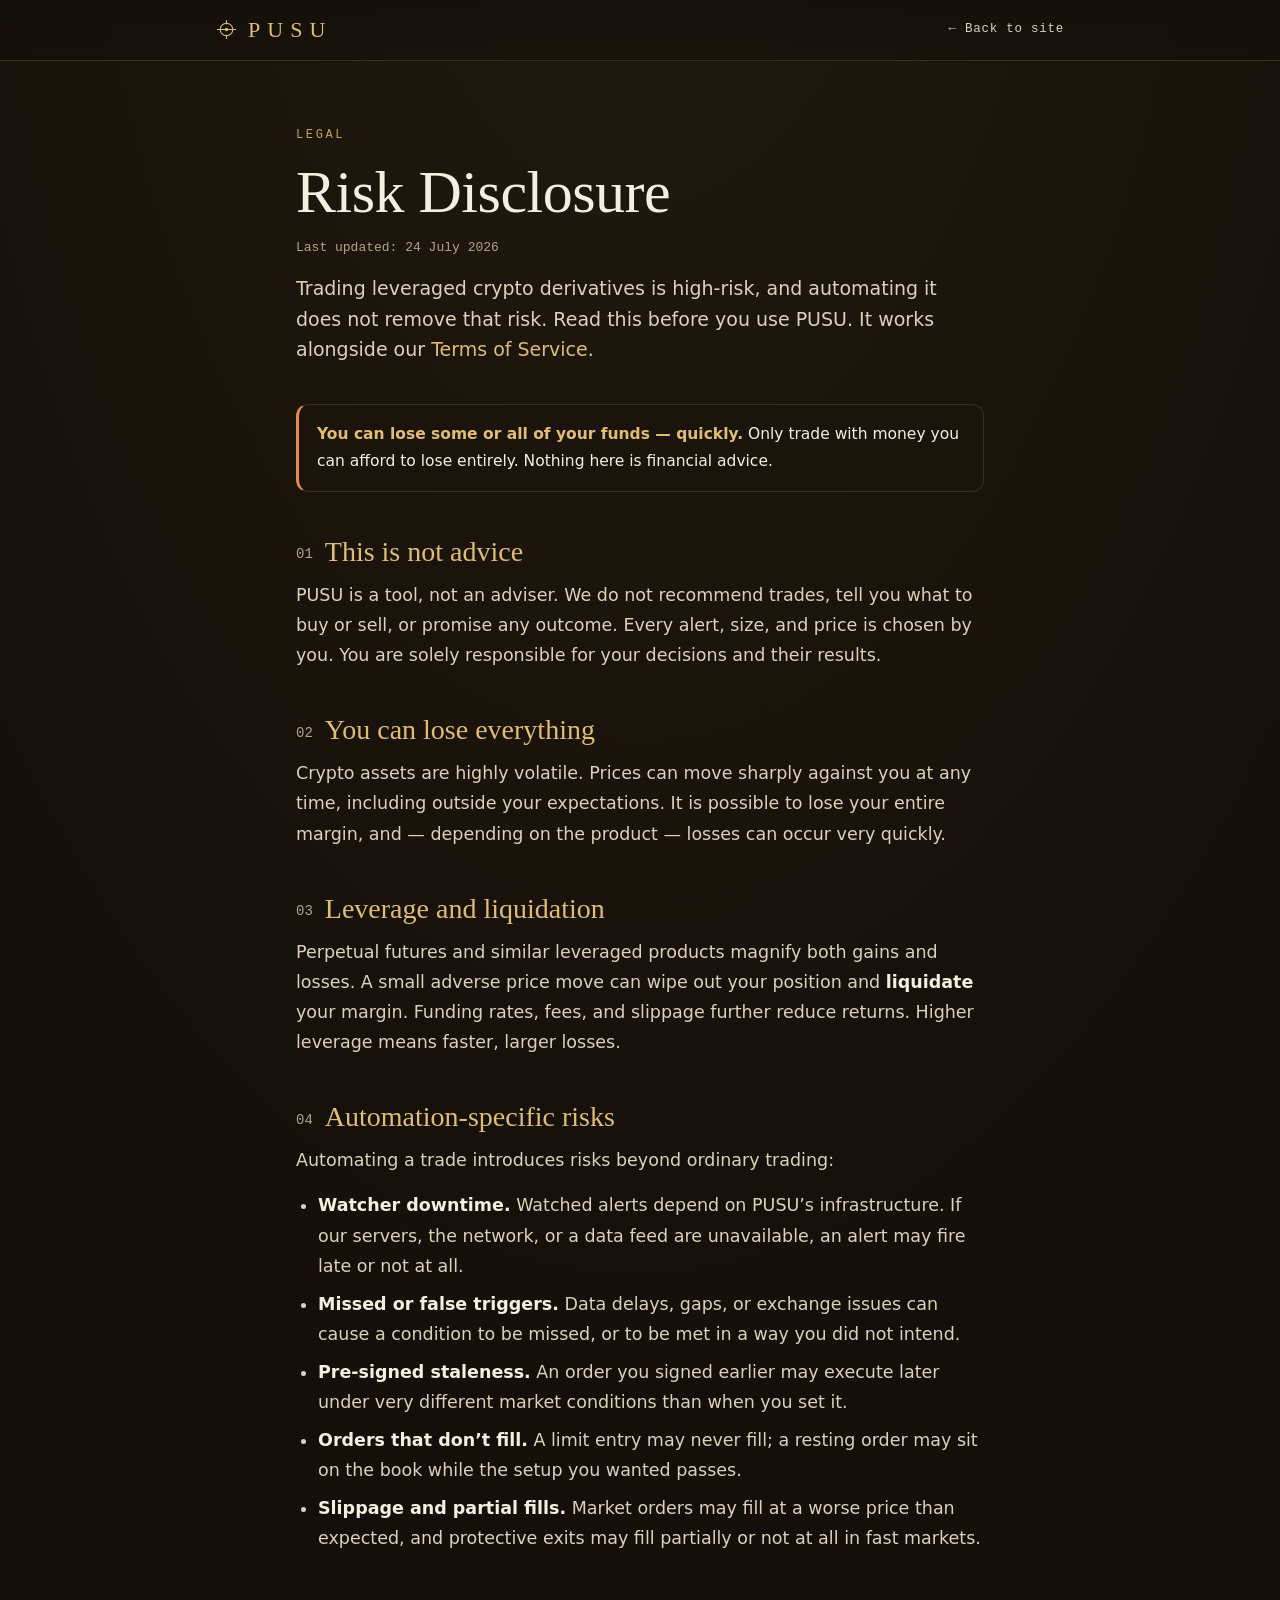
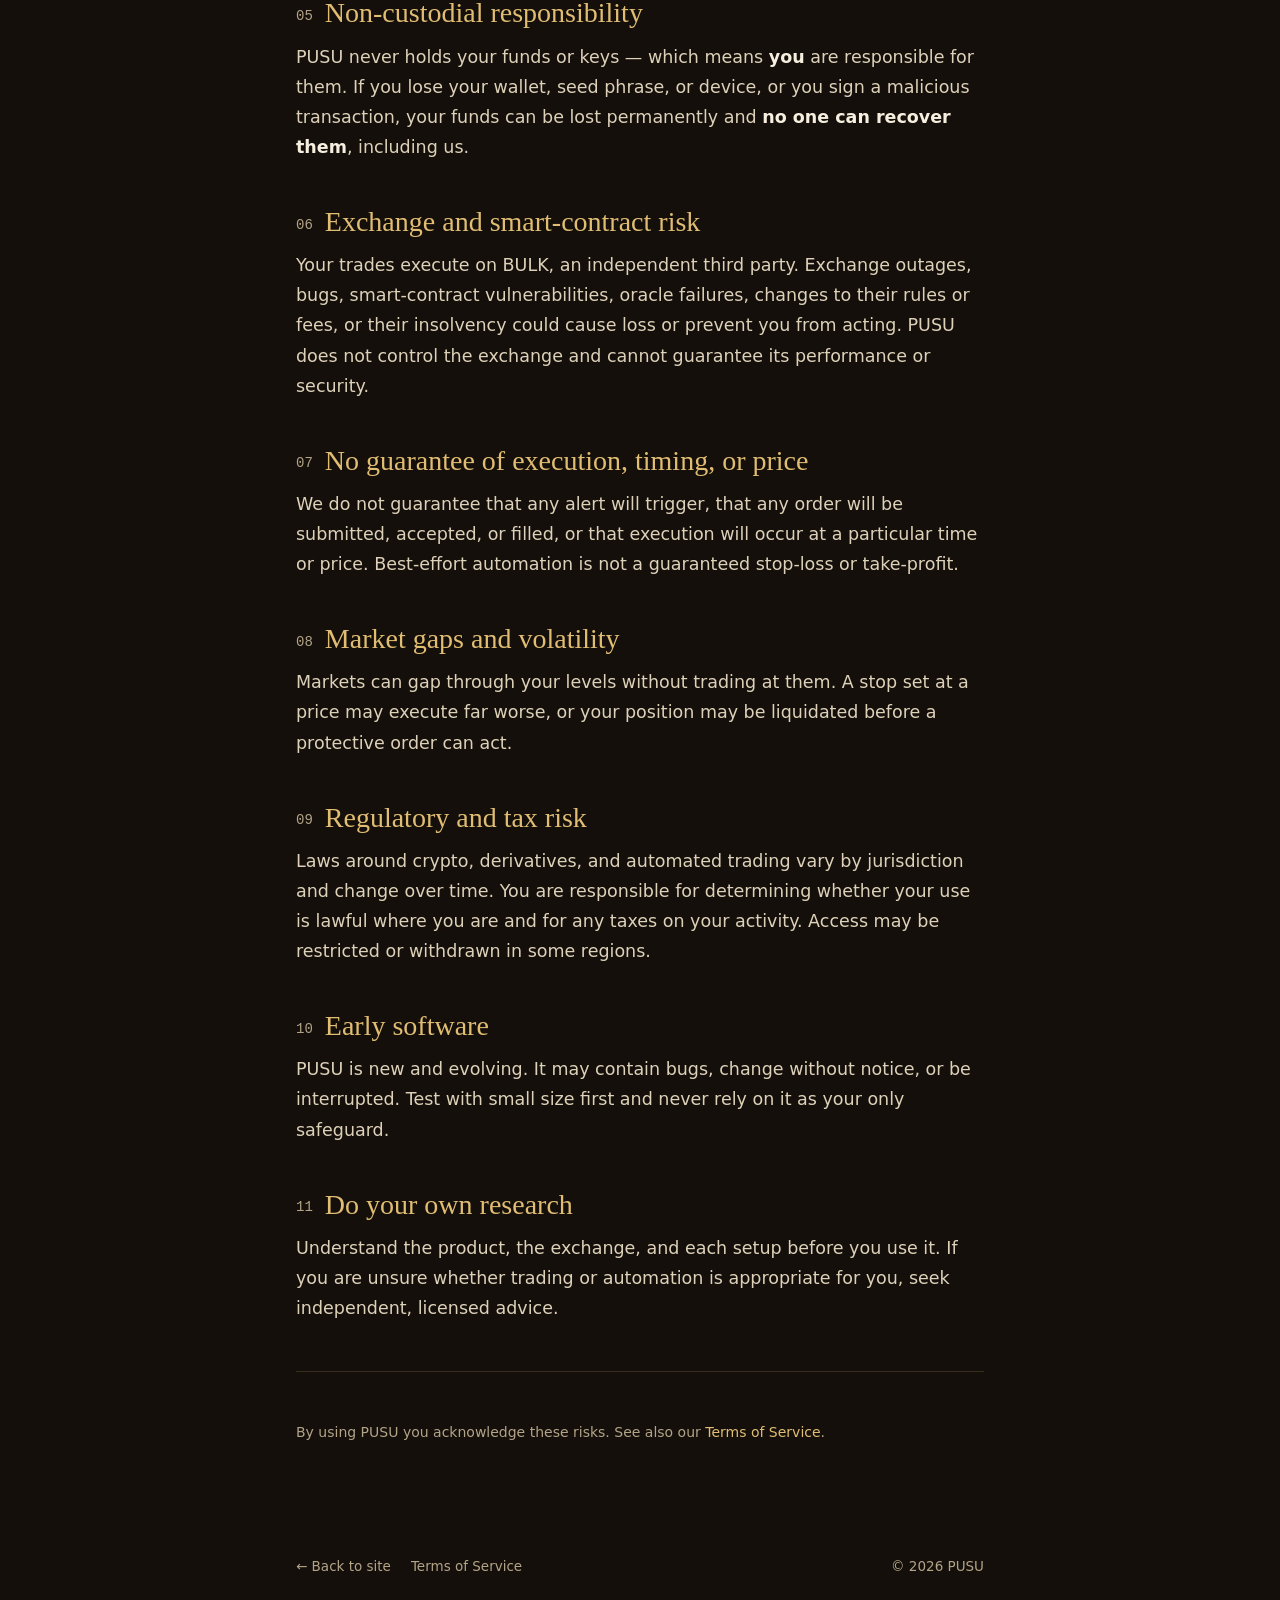
<file: pusu-landing/risk.html>
<!doctype html>
<html lang="en">
<head>
<meta charset="utf-8">
<meta name="viewport" content="width=device-width, initial-scale=1">
<meta name="robots" content="index,follow">
<meta name="description" content="PUSU Risk Disclosure — the material risks of trading and of using automated, non-custodial tools on BULK.">
<meta name="theme-color" content="#140f0a">
<link rel="icon" type="image/svg+xml" href="[data-uri]">
<title>Risk Disclosure — PUSU</title>
<style>
  *{margin:0;padding:0;box-sizing:border-box;}
  :root{
    --bg:#140f0a; --bg2:#1b140d; --ink:#f6efe0; --ink-soft:#ddd1b9; --muted:#b3a488;
    --gold:#cba24e; --gold-hi:#e0bd72; --line:#3a2e1f; --warn:#e08a4e;
    --serif:"Instrument Serif","Iowan Old Style","Palatino Linotype",Georgia,serif;
    --mono:"SF Mono","Cascadia Code",ui-monospace,monospace;
    --sans:system-ui,-apple-system,"Segoe UI",Roboto,sans-serif;
  }
  html{scroll-behavior:smooth;}
  body{
    background:radial-gradient(120% 90% at 50% -10%, rgba(203,162,78,.08), transparent 60%), var(--bg);
    color:var(--ink-soft); font-family:var(--sans); font-size:17.5px; line-height:1.72;
    font-weight:420; -webkit-font-smoothing:antialiased; text-rendering:optimizeLegibility;
  }
  a{color:var(--gold-hi); text-decoration:none;}
  a:hover{text-decoration:underline;}
  .nav{
    position:sticky; top:0; z-index:10; backdrop-filter:blur(12px);
    background:linear-gradient(180deg,rgba(20,15,10,.85),rgba(20,15,10,.5));
    border-bottom:1px solid var(--line);
  }
  .nav-in{max-width:900px; margin:0 auto; padding:0 26px; height:60px; display:flex; align-items:center; justify-content:space-between;}
  .brand{font-family:var(--serif); font-size:22px; letter-spacing:.32em; color:var(--gold-hi); display:inline-flex; align-items:center; gap:11px;}
  .brand svg{width:21px; height:21px;}
  .back{font-family:var(--mono); font-size:12.5px; letter-spacing:.06em; color:var(--ink-soft);}
  main{max-width:740px; margin:0 auto; padding:64px 26px 96px;}
  .eyebrow{font-family:var(--mono); font-size:12px; letter-spacing:.22em; text-transform:uppercase; color:var(--gold); margin-bottom:16px;}
  h1{font-family:var(--serif); font-weight:400; font-size:clamp(40px,7vw,60px); line-height:1.02; color:var(--ink); margin-bottom:14px; letter-spacing:-.5px;}
  .updated{font-family:var(--mono); font-size:13px; color:var(--muted); margin-bottom:14px;}
  .lede{font-size:19px; color:var(--ink-soft); line-height:1.6; margin-bottom:40px;}
  .note{
    background:var(--bg2); border:1px solid var(--line); border-left:3px solid var(--warn);
    border-radius:12px; padding:16px 18px; margin-bottom:44px; color:var(--ink); font-size:15.5px;
  }
  .note strong{color:var(--gold-hi);}
  h2{font-family:var(--serif); font-weight:400; font-size:28px; color:var(--gold-hi); margin:44px 0 12px; line-height:1.15;}
  h2 .n{font-family:var(--mono); font-size:14px; color:var(--muted); margin-right:12px; vertical-align:middle;}
  p{margin:0 0 15px; color:var(--ink-soft);}
  strong{color:var(--ink); font-weight:600;}
  ul{margin:0 0 15px; padding-left:22px; color:var(--ink-soft);}
  li{margin:0 0 8px;}
  hr{border:0; border-top:1px solid var(--line); margin:48px 0;}
  footer{max-width:740px; margin:0 auto; padding:0 26px 70px; color:var(--muted); font-size:13.5px; display:flex; gap:20px; flex-wrap:wrap;}
  footer a{color:var(--muted);}
  .reticle{color:var(--gold-hi);}
</style>
</head>
<body>
  <nav class="nav"><div class="nav-in">
    <a class="brand" href="/">
      <svg class="reticle" viewBox="0 0 40 40" aria-hidden="true">
        <line x1="2.5" y1="20" x2="37.5" y2="20" stroke="currentColor" stroke-width="2" stroke-linecap="round"/>
        <circle cx="20" cy="20" r="12" fill="none" stroke="currentColor" stroke-width="2"/>
        <circle cx="20" cy="20" r="3.4" fill="currentColor"/>
        <line x1="20" y1="3" x2="20" y2="9.5" stroke="currentColor" stroke-width="2" stroke-linecap="round"/>
        <line x1="20" y1="30.5" x2="20" y2="37" stroke="currentColor" stroke-width="2" stroke-linecap="round"/>
      </svg>PUSU
    </a>
    <a class="back" href="/">← Back to site</a>
  </div></nav>

  <main>
    <div class="eyebrow">Legal</div>
    <h1>Risk Disclosure</h1>
    <p class="updated">Last updated: 24 July 2026</p>
    <p class="lede">Trading leveraged crypto derivatives is high-risk, and automating it does not remove that risk. Read this before you use PUSU. It works alongside our <a href="/terms.html">Terms of Service</a>.</p>

    <div class="note">
      <strong>You can lose some or all of your funds — quickly.</strong> Only trade with money you can afford to lose entirely. Nothing here is financial advice.
    </div>

    <h2><span class="n">01</span>This is not advice</h2>
    <p>PUSU is a tool, not an adviser. We do not recommend trades, tell you what to buy or sell, or promise any outcome. Every alert, size, and price is chosen by you. You are solely responsible for your decisions and their results.</p>

    <h2><span class="n">02</span>You can lose everything</h2>
    <p>Crypto assets are highly volatile. Prices can move sharply against you at any time, including outside your expectations. It is possible to lose your entire margin, and — depending on the product — losses can occur very quickly.</p>

    <h2><span class="n">03</span>Leverage and liquidation</h2>
    <p>Perpetual futures and similar leveraged products magnify both gains and losses. A small adverse price move can wipe out your position and <strong>liquidate</strong> your margin. Funding rates, fees, and slippage further reduce returns. Higher leverage means faster, larger losses.</p>

    <h2><span class="n">04</span>Automation-specific risks</h2>
    <p>Automating a trade introduces risks beyond ordinary trading:</p>
    <ul>
      <li><strong>Watcher downtime.</strong> Watched alerts depend on PUSU’s infrastructure. If our servers, the network, or a data feed are unavailable, an alert may fire late or not at all.</li>
      <li><strong>Missed or false triggers.</strong> Data delays, gaps, or exchange issues can cause a condition to be missed, or to be met in a way you did not intend.</li>
      <li><strong>Pre-signed staleness.</strong> An order you signed earlier may execute later under very different market conditions than when you set it.</li>
      <li><strong>Orders that don’t fill.</strong> A limit entry may never fill; a resting order may sit on the book while the setup you wanted passes.</li>
      <li><strong>Slippage and partial fills.</strong> Market orders may fill at a worse price than expected, and protective exits may fill partially or not at all in fast markets.</li>
    </ul>

    <h2><span class="n">05</span>Non-custodial responsibility</h2>
    <p>PUSU never holds your funds or keys — which means <strong>you</strong> are responsible for them. If you lose your wallet, seed phrase, or device, or you sign a malicious transaction, your funds can be lost permanently and <strong>no one can recover them</strong>, including us.</p>

    <h2><span class="n">06</span>Exchange and smart-contract risk</h2>
    <p>Your trades execute on BULK, an independent third party. Exchange outages, bugs, smart-contract vulnerabilities, oracle failures, changes to their rules or fees, or their insolvency could cause loss or prevent you from acting. PUSU does not control the exchange and cannot guarantee its performance or security.</p>

    <h2><span class="n">07</span>No guarantee of execution, timing, or price</h2>
    <p>We do not guarantee that any alert will trigger, that any order will be submitted, accepted, or filled, or that execution will occur at a particular time or price. Best-effort automation is not a guaranteed stop-loss or take-profit.</p>

    <h2><span class="n">08</span>Market gaps and volatility</h2>
    <p>Markets can gap through your levels without trading at them. A stop set at a price may execute far worse, or your position may be liquidated before a protective order can act.</p>

    <h2><span class="n">09</span>Regulatory and tax risk</h2>
    <p>Laws around crypto, derivatives, and automated trading vary by jurisdiction and change over time. You are responsible for determining whether your use is lawful where you are and for any taxes on your activity. Access may be restricted or withdrawn in some regions.</p>

    <h2><span class="n">10</span>Early software</h2>
    <p>PUSU is new and evolving. It may contain bugs, change without notice, or be interrupted. Test with small size first and never rely on it as your only safeguard.</p>

    <h2><span class="n">11</span>Do your own research</h2>
    <p>Understand the product, the exchange, and each setup before you use it. If you are unsure whether trading or automation is appropriate for you, seek independent, licensed advice.</p>

    <hr>
    <p style="color:var(--muted); font-size:14px;">By using PUSU you acknowledge these risks. See also our <a href="/terms.html">Terms of Service</a>.</p>
  </main>

  <footer>
    <a href="/">← Back to site</a>
    <a href="/terms.html">Terms of Service</a>
    <span style="margin-left:auto;">© 2026 PUSU</span>
  </footer>
</body>
</html>
</file>
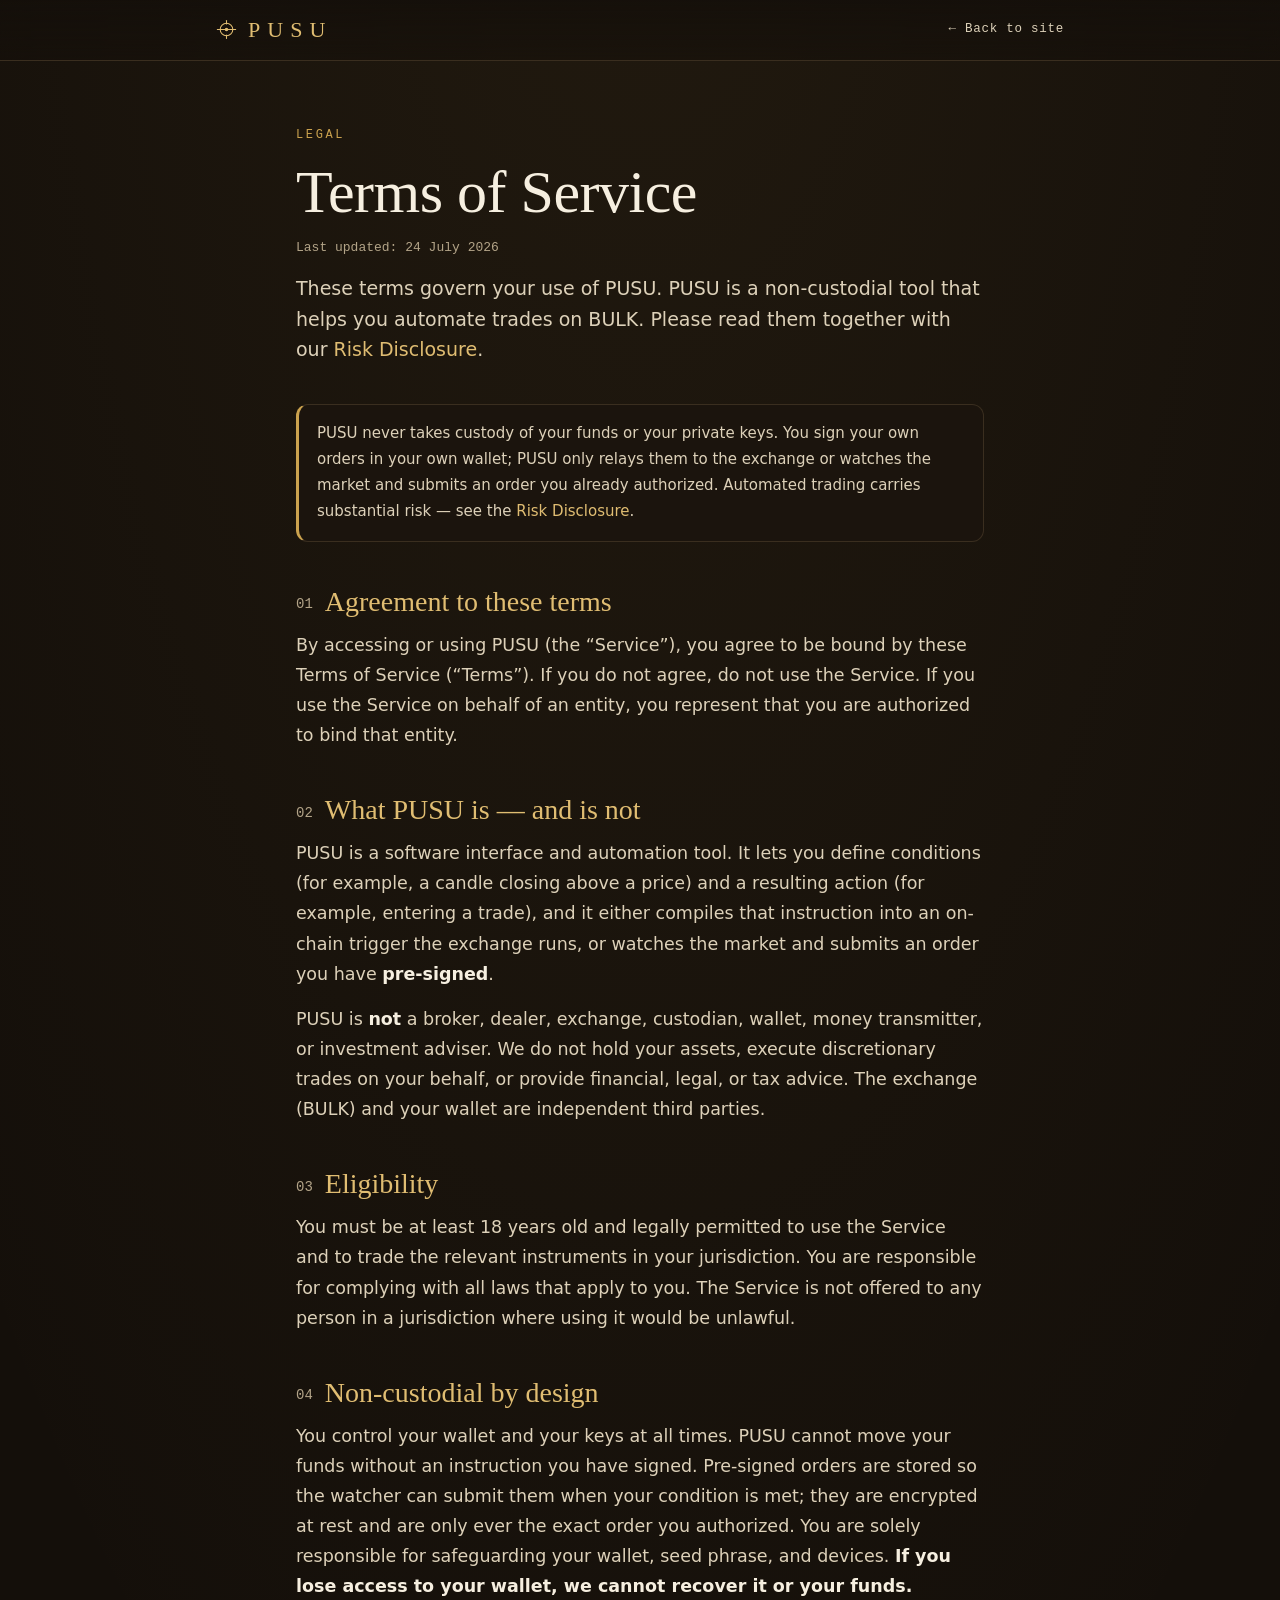
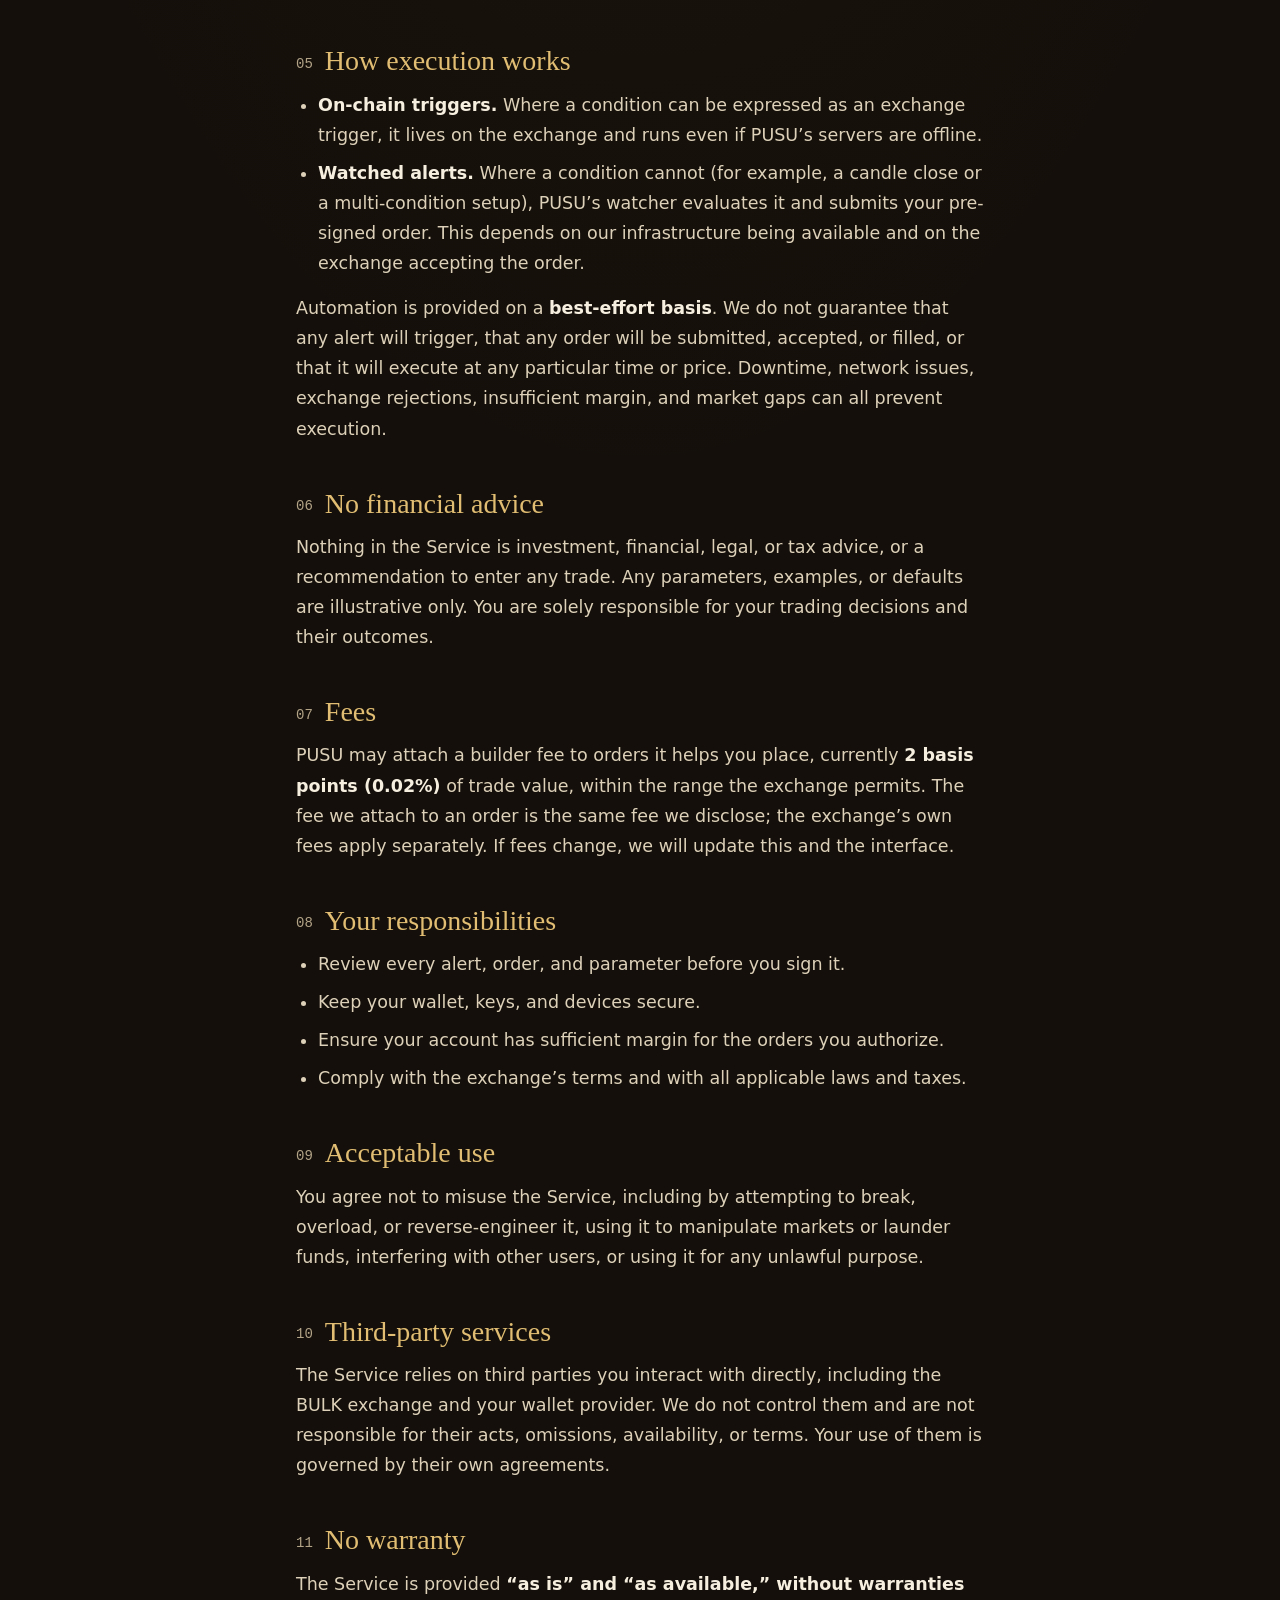
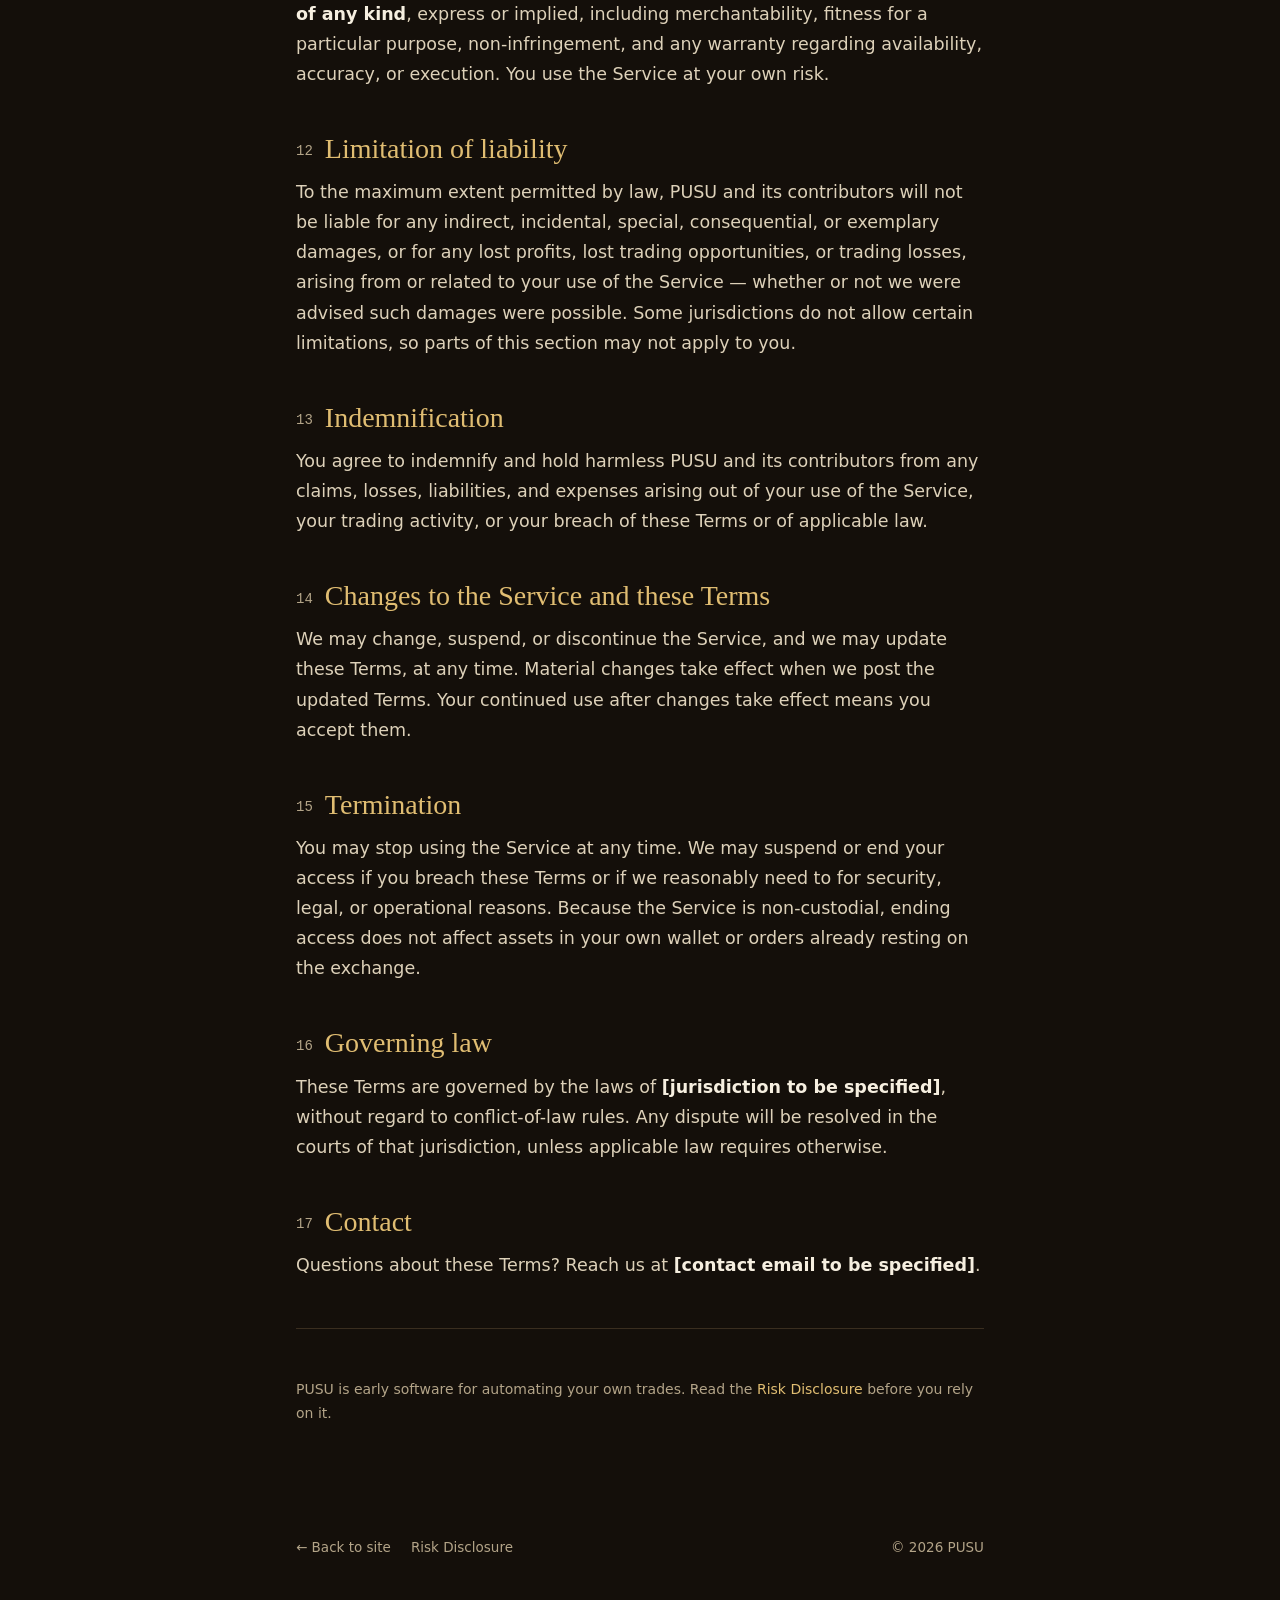
<file: pusu-landing/terms.html>
<!doctype html>
<html lang="en">
<head>
<meta charset="utf-8">
<meta name="viewport" content="width=device-width, initial-scale=1">
<meta name="robots" content="index,follow">
<meta name="description" content="PUSU Terms of Service — the rules for using PUSU, a non-custodial trade-automation tool built on BULK.">
<meta name="theme-color" content="#140f0a">
<link rel="icon" type="image/svg+xml" href="[data-uri]">
<title>Terms of Service — PUSU</title>
<style>
  *{margin:0;padding:0;box-sizing:border-box;}
  :root{
    --bg:#140f0a; --bg2:#1b140d; --ink:#f6efe0; --ink-soft:#ddd1b9; --muted:#b3a488;
    --gold:#cba24e; --gold-hi:#e0bd72; --line:#3a2e1f;
    --serif:"Instrument Serif","Iowan Old Style","Palatino Linotype",Georgia,serif;
    --mono:"SF Mono","Cascadia Code",ui-monospace,monospace;
    --sans:system-ui,-apple-system,"Segoe UI",Roboto,sans-serif;
  }
  html{scroll-behavior:smooth;}
  body{
    background:radial-gradient(120% 90% at 50% -10%, rgba(203,162,78,.08), transparent 60%), var(--bg);
    color:var(--ink-soft); font-family:var(--sans); font-size:17.5px; line-height:1.72;
    font-weight:420; -webkit-font-smoothing:antialiased; text-rendering:optimizeLegibility;
  }
  a{color:var(--gold-hi); text-decoration:none;}
  a:hover{text-decoration:underline;}
  .nav{
    position:sticky; top:0; z-index:10; backdrop-filter:blur(12px);
    background:linear-gradient(180deg,rgba(20,15,10,.85),rgba(20,15,10,.5));
    border-bottom:1px solid var(--line);
  }
  .nav-in{max-width:900px; margin:0 auto; padding:0 26px; height:60px; display:flex; align-items:center; justify-content:space-between;}
  .brand{font-family:var(--serif); font-size:22px; letter-spacing:.32em; color:var(--gold-hi); display:inline-flex; align-items:center; gap:11px;}
  .brand svg{width:21px; height:21px;}
  .back{font-family:var(--mono); font-size:12.5px; letter-spacing:.06em; color:var(--ink-soft);}
  main{max-width:740px; margin:0 auto; padding:64px 26px 96px;}
  .eyebrow{font-family:var(--mono); font-size:12px; letter-spacing:.22em; text-transform:uppercase; color:var(--gold); margin-bottom:16px;}
  h1{font-family:var(--serif); font-weight:400; font-size:clamp(40px,7vw,60px); line-height:1.02; color:var(--ink); margin-bottom:14px; letter-spacing:-.5px;}
  .updated{font-family:var(--mono); font-size:13px; color:var(--muted); margin-bottom:14px;}
  .lede{font-size:19px; color:var(--ink-soft); line-height:1.6; margin-bottom:40px;}
  .note{
    background:var(--bg2); border:1px solid var(--line); border-left:3px solid var(--gold);
    border-radius:12px; padding:16px 18px; margin-bottom:44px; color:var(--ink-soft); font-size:15px;
  }
  h2{font-family:var(--serif); font-weight:400; font-size:28px; color:var(--gold-hi); margin:44px 0 12px; line-height:1.15;}
  h2 .n{font-family:var(--mono); font-size:14px; color:var(--muted); margin-right:12px; vertical-align:middle;}
  p{margin:0 0 15px; color:var(--ink-soft);}
  strong{color:var(--ink); font-weight:600;}
  ul{margin:0 0 15px; padding-left:22px; color:var(--ink-soft);}
  li{margin:0 0 8px;}
  hr{border:0; border-top:1px solid var(--line); margin:48px 0;}
  footer{max-width:740px; margin:0 auto; padding:0 26px 70px; color:var(--muted); font-size:13.5px; display:flex; gap:20px; flex-wrap:wrap;}
  footer a{color:var(--muted);}
  .reticle{color:var(--gold-hi);}
</style>
</head>
<body>
  <nav class="nav"><div class="nav-in">
    <a class="brand" href="/">
      <svg class="reticle" viewBox="0 0 40 40" aria-hidden="true">
        <line x1="2.5" y1="20" x2="37.5" y2="20" stroke="currentColor" stroke-width="2" stroke-linecap="round"/>
        <circle cx="20" cy="20" r="12" fill="none" stroke="currentColor" stroke-width="2"/>
        <circle cx="20" cy="20" r="3.4" fill="currentColor"/>
        <line x1="20" y1="3" x2="20" y2="9.5" stroke="currentColor" stroke-width="2" stroke-linecap="round"/>
        <line x1="20" y1="30.5" x2="20" y2="37" stroke="currentColor" stroke-width="2" stroke-linecap="round"/>
      </svg>PUSU
    </a>
    <a class="back" href="/">← Back to site</a>
  </div></nav>

  <main>
    <div class="eyebrow">Legal</div>
    <h1>Terms of Service</h1>
    <p class="updated">Last updated: 24 July 2026</p>
    <p class="lede">These terms govern your use of PUSU. PUSU is a non-custodial tool that helps you automate trades on BULK. Please read them together with our <a href="/risk.html">Risk Disclosure</a>.</p>

    <div class="note">
      PUSU never takes custody of your funds or your private keys. You sign your own orders in your own wallet; PUSU only relays them to the exchange or watches the market and submits an order you already authorized. Automated trading carries substantial risk — see the <a href="/risk.html">Risk Disclosure</a>.
    </div>

    <h2><span class="n">01</span>Agreement to these terms</h2>
    <p>By accessing or using PUSU (the “Service”), you agree to be bound by these Terms of Service (“Terms”). If you do not agree, do not use the Service. If you use the Service on behalf of an entity, you represent that you are authorized to bind that entity.</p>

    <h2><span class="n">02</span>What PUSU is — and is not</h2>
    <p>PUSU is a software interface and automation tool. It lets you define conditions (for example, a candle closing above a price) and a resulting action (for example, entering a trade), and it either compiles that instruction into an on-chain trigger the exchange runs, or watches the market and submits an order you have <strong>pre-signed</strong>.</p>
    <p>PUSU is <strong>not</strong> a broker, dealer, exchange, custodian, wallet, money transmitter, or investment adviser. We do not hold your assets, execute discretionary trades on your behalf, or provide financial, legal, or tax advice. The exchange (BULK) and your wallet are independent third parties.</p>

    <h2><span class="n">03</span>Eligibility</h2>
    <p>You must be at least 18 years old and legally permitted to use the Service and to trade the relevant instruments in your jurisdiction. You are responsible for complying with all laws that apply to you. The Service is not offered to any person in a jurisdiction where using it would be unlawful.</p>

    <h2><span class="n">04</span>Non-custodial by design</h2>
    <p>You control your wallet and your keys at all times. PUSU cannot move your funds without an instruction you have signed. Pre-signed orders are stored so the watcher can submit them when your condition is met; they are encrypted at rest and are only ever the exact order you authorized. You are solely responsible for safeguarding your wallet, seed phrase, and devices. <strong>If you lose access to your wallet, we cannot recover it or your funds.</strong></p>

    <h2><span class="n">05</span>How execution works</h2>
    <ul>
      <li><strong>On-chain triggers.</strong> Where a condition can be expressed as an exchange trigger, it lives on the exchange and runs even if PUSU’s servers are offline.</li>
      <li><strong>Watched alerts.</strong> Where a condition cannot (for example, a candle close or a multi-condition setup), PUSU’s watcher evaluates it and submits your pre-signed order. This depends on our infrastructure being available and on the exchange accepting the order.</li>
    </ul>
    <p>Automation is provided on a <strong>best-effort basis</strong>. We do not guarantee that any alert will trigger, that any order will be submitted, accepted, or filled, or that it will execute at any particular time or price. Downtime, network issues, exchange rejections, insufficient margin, and market gaps can all prevent execution.</p>

    <h2><span class="n">06</span>No financial advice</h2>
    <p>Nothing in the Service is investment, financial, legal, or tax advice, or a recommendation to enter any trade. Any parameters, examples, or defaults are illustrative only. You are solely responsible for your trading decisions and their outcomes.</p>

    <h2><span class="n">07</span>Fees</h2>
    <p>PUSU may attach a builder fee to orders it helps you place, currently <strong>2 basis points (0.02%)</strong> of trade value, within the range the exchange permits. The fee we attach to an order is the same fee we disclose; the exchange’s own fees apply separately. If fees change, we will update this and the interface.</p>

    <h2><span class="n">08</span>Your responsibilities</h2>
    <ul>
      <li>Review every alert, order, and parameter before you sign it.</li>
      <li>Keep your wallet, keys, and devices secure.</li>
      <li>Ensure your account has sufficient margin for the orders you authorize.</li>
      <li>Comply with the exchange’s terms and with all applicable laws and taxes.</li>
    </ul>

    <h2><span class="n">09</span>Acceptable use</h2>
    <p>You agree not to misuse the Service, including by attempting to break, overload, or reverse-engineer it, using it to manipulate markets or launder funds, interfering with other users, or using it for any unlawful purpose.</p>

    <h2><span class="n">10</span>Third-party services</h2>
    <p>The Service relies on third parties you interact with directly, including the BULK exchange and your wallet provider. We do not control them and are not responsible for their acts, omissions, availability, or terms. Your use of them is governed by their own agreements.</p>

    <h2><span class="n">11</span>No warranty</h2>
    <p>The Service is provided <strong>“as is” and “as available,” without warranties of any kind</strong>, express or implied, including merchantability, fitness for a particular purpose, non-infringement, and any warranty regarding availability, accuracy, or execution. You use the Service at your own risk.</p>

    <h2><span class="n">12</span>Limitation of liability</h2>
    <p>To the maximum extent permitted by law, PUSU and its contributors will not be liable for any indirect, incidental, special, consequential, or exemplary damages, or for any lost profits, lost trading opportunities, or trading losses, arising from or related to your use of the Service — whether or not we were advised such damages were possible. Some jurisdictions do not allow certain limitations, so parts of this section may not apply to you.</p>

    <h2><span class="n">13</span>Indemnification</h2>
    <p>You agree to indemnify and hold harmless PUSU and its contributors from any claims, losses, liabilities, and expenses arising out of your use of the Service, your trading activity, or your breach of these Terms or of applicable law.</p>

    <h2><span class="n">14</span>Changes to the Service and these Terms</h2>
    <p>We may change, suspend, or discontinue the Service, and we may update these Terms, at any time. Material changes take effect when we post the updated Terms. Your continued use after changes take effect means you accept them.</p>

    <h2><span class="n">15</span>Termination</h2>
    <p>You may stop using the Service at any time. We may suspend or end your access if you breach these Terms or if we reasonably need to for security, legal, or operational reasons. Because the Service is non-custodial, ending access does not affect assets in your own wallet or orders already resting on the exchange.</p>

    <h2><span class="n">16</span>Governing law</h2>
    <p>These Terms are governed by the laws of <strong>[jurisdiction to be specified]</strong>, without regard to conflict-of-law rules. Any dispute will be resolved in the courts of that jurisdiction, unless applicable law requires otherwise.</p>

    <h2><span class="n">17</span>Contact</h2>
    <p>Questions about these Terms? Reach us at <strong>[contact email to be specified]</strong>.</p>

    <hr>
    <p style="color:var(--muted); font-size:14px;">PUSU is early software for automating your own trades. Read the <a href="/risk.html">Risk Disclosure</a> before you rely on it.</p>
  </main>

  <footer>
    <a href="/">← Back to site</a>
    <a href="/risk.html">Risk Disclosure</a>
    <span style="margin-left:auto;">© 2026 PUSU</span>
  </footer>
</body>
</html>
</file>
